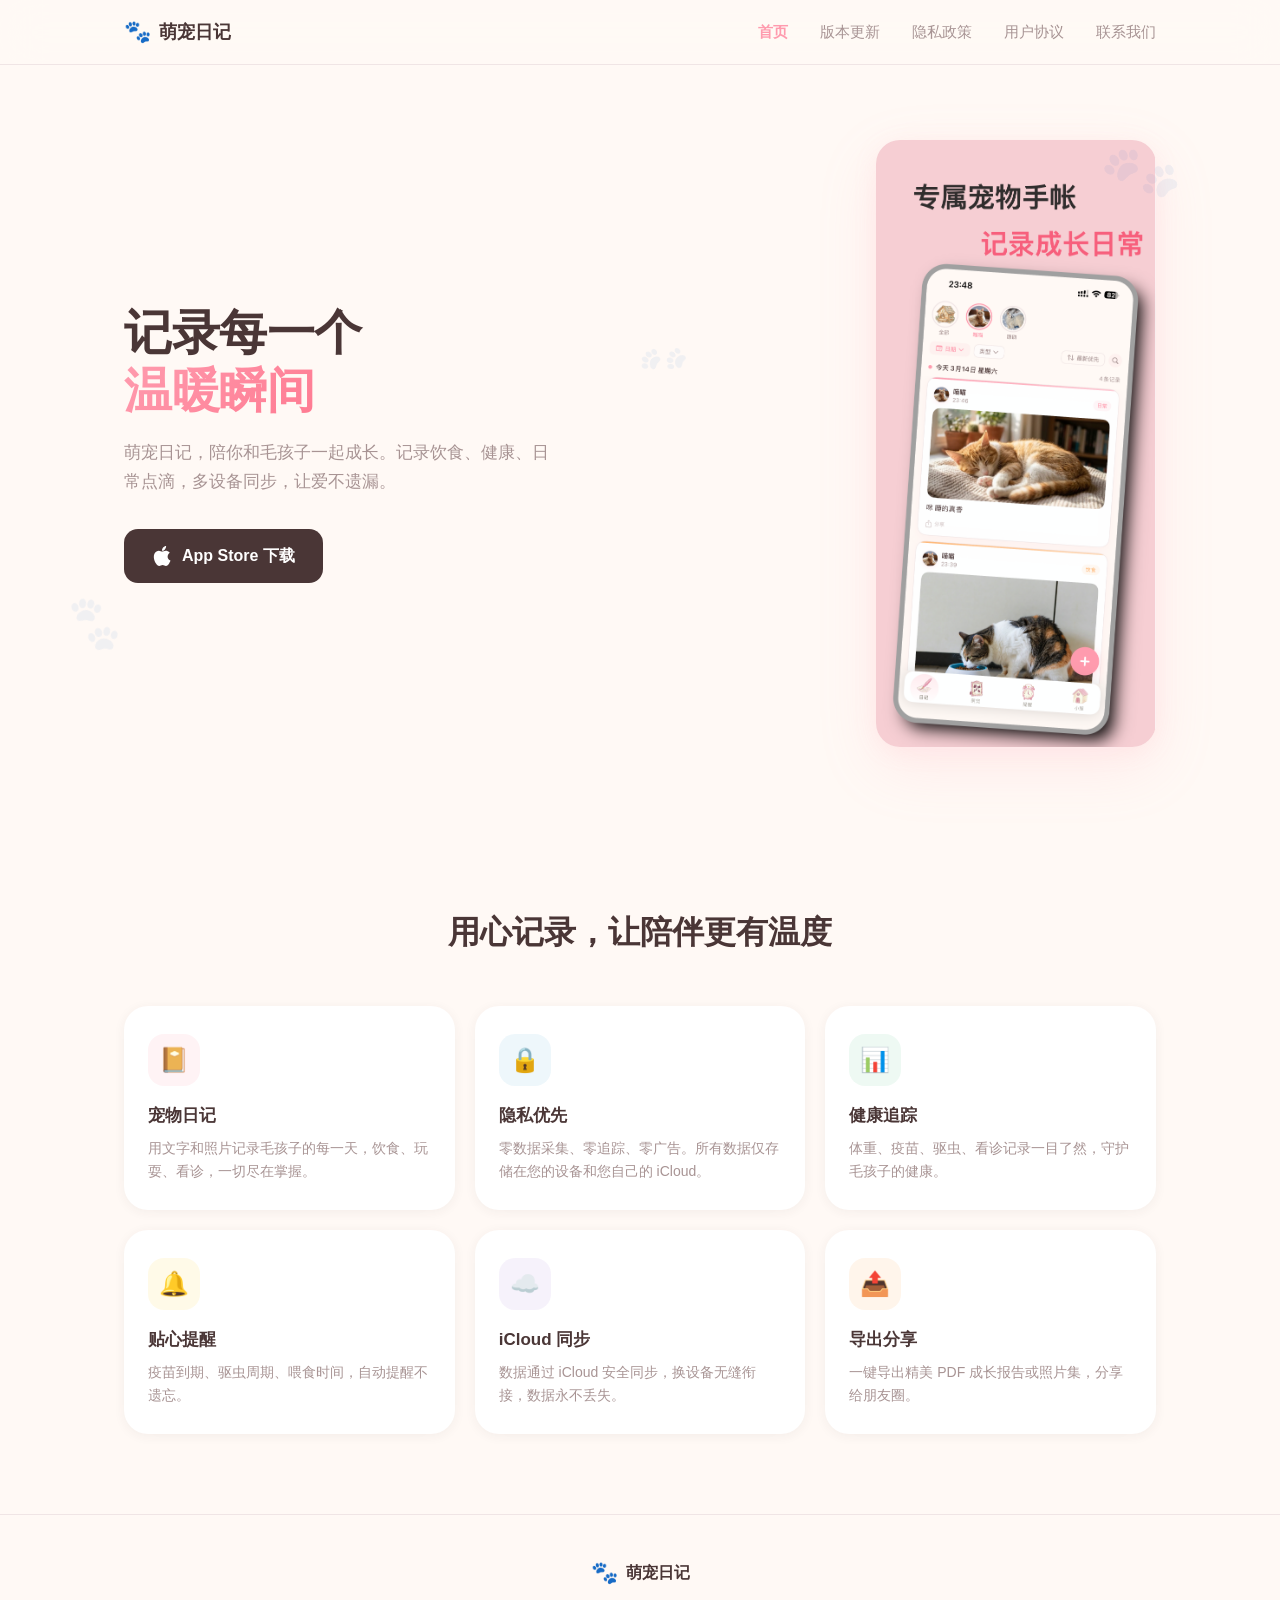
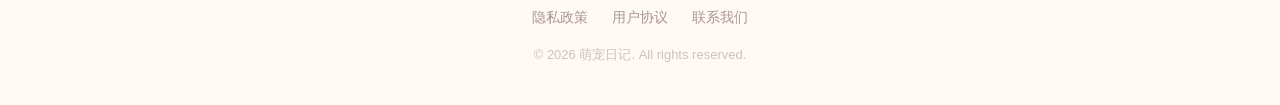
<file: index.html>
<!DOCTYPE html>
<html lang="zh-CN">
<head>
    <meta charset="UTF-8">
    <meta name="viewport" content="width=device-width, initial-scale=1.0">
    <title>萌宠日记 - 记录每一个温暖瞬间</title>
    <meta name="description" content="萌宠日记是一款温暖的宠物生活记录 App，帮你记录宠物的成长、健康和日常点滴。">
    <meta name="apple-itunes-app" content="app-id=6759037476">
    <link rel="stylesheet" href="style.css">
    <link rel="icon" type="image/svg+xml" href="favicon.svg">
</head>
<body>
    <nav class="nav">
        <div class="container nav-inner">
            <a href="index.html" class="nav-logo">
                <span class="logo-icon">🐾</span>
                <span class="logo-text">萌宠日记</span>
            </a>
            <div class="nav-links">
                <a href="index.html" class="active">首页</a>
                <a href="changelog.html">版本更新</a>
                <a href="privacy.html">隐私政策</a>
                <a href="terms.html">用户协议</a>
                <a href="contact.html">联系我们</a>
            </div>
            <button class="nav-toggle" aria-label="菜单">
                <span></span><span></span><span></span>
            </button>
        </div>
    </nav>

    <!-- Hero -->
    <section class="hero">
        <div class="container hero-inner">
            <div class="hero-content">
                <h1>记录每一个<br><span class="highlight">温暖瞬间</span></h1>
                <p class="hero-desc">萌宠日记，陪你和毛孩子一起成长。记录饮食、健康、日常点滴，多设备同步，让爱不遗漏。</p>
                <a href="https://apps.apple.com/app/id6759037476" class="btn-download" target="_blank" rel="noopener">
                    <svg width="20" height="24" viewBox="0 0 20 24" fill="currentColor"><path d="M15.6 12.7c0-2.6 2.1-3.8 2.2-3.9-1.2-1.8-3.1-2-3.7-2.1-1.6-.2-3.1.9-3.9.9s-2-.9-3.3-.9c-1.7 0-3.3 1-4.2 2.5-1.8 3.1-.5 7.7 1.3 10.2.9 1.2 1.9 2.6 3.3 2.6 1.3 0 1.8-.9 3.3-.9s2 .9 3.3.9c1.4 0 2.3-1.3 3.2-2.5 1-1.4 1.4-2.8 1.4-2.9-.1 0-2.9-1-2.9-4zM13 5.2c.7-.9 1.2-2.1 1.1-3.2-1 0-2.3.7-3 1.6-.7.8-1.2 2-1.1 3.2 1.2.1 2.3-.6 3-1.6z"/></svg>
                    App Store 下载
                </a>
            </div>
            <div class="hero-visual">
                <img src="screenshot.png" alt="萌宠日记 App 截图" class="hero-screenshot">
            </div>
        </div>
        <div class="hero-bg-decor">
            <div class="paw paw-1">🐾</div>
            <div class="paw paw-2">🐾</div>
            <div class="paw paw-3">🐾</div>
        </div>
    </section>

    <!-- 功能亮点 -->
    <section class="features">
        <div class="container">
            <h2 class="section-title">用心记录，让陪伴更有温度</h2>
            <div class="features-grid">
                <div class="feature-card">
                    <div class="feature-icon" style="background: rgba(255,155,174,0.12);">
                        <span>📔</span>
                    </div>
                    <h3>宠物日记</h3>
                    <p>用文字和照片记录毛孩子的每一天，饮食、玩耍、看诊，一切尽在掌握。</p>
                </div>
                <div class="feature-card">
                    <div class="feature-icon" style="background: rgba(168,216,234,0.2);">
                        <span>🔒</span>
                    </div>
                    <h3>隐私优先</h3>
                    <p>零数据采集、零追踪、零广告。所有数据仅存储在您的设备和您自己的 iCloud。</p>
                </div>
                <div class="feature-card">
                    <div class="feature-icon" style="background: rgba(141,215,176,0.15);">
                        <span>📊</span>
                    </div>
                    <h3>健康追踪</h3>
                    <p>体重、疫苗、驱虫、看诊记录一目了然，守护毛孩子的健康。</p>
                </div>
                <div class="feature-card">
                    <div class="feature-icon" style="background: rgba(255,217,102,0.15);">
                        <span>🔔</span>
                    </div>
                    <h3>贴心提醒</h3>
                    <p>疫苗到期、驱虫周期、喂食时间，自动提醒不遗忘。</p>
                </div>
                <div class="feature-card">
                    <div class="feature-icon" style="background: rgba(196,168,224,0.15);">
                        <span>☁️</span>
                    </div>
                    <h3>iCloud 同步</h3>
                    <p>数据通过 iCloud 安全同步，换设备无缝衔接，数据永不丢失。</p>
                </div>
                <div class="feature-card">
                    <div class="feature-icon" style="background: rgba(255,184,119,0.15);">
                        <span>📤</span>
                    </div>
                    <h3>导出分享</h3>
                    <p>一键导出精美 PDF 成长报告或照片集，分享给朋友圈。</p>
                </div>
            </div>
        </div>
    </section>

    <footer class="footer">
        <div class="container footer-inner">
            <div class="footer-brand">
                <span class="logo-icon">🐾</span>
                <span>萌宠日记</span>
            </div>
            <div class="footer-links">
                <a href="privacy.html">隐私政策</a>
                <a href="terms.html">用户协议</a>
                <a href="contact.html">联系我们</a>
            </div>
            <p class="footer-copy">&copy; 2026 萌宠日记. All rights reserved.</p>
        </div>
    </footer>

    <script src="script.js"></script>
</body>
</html>
</file>
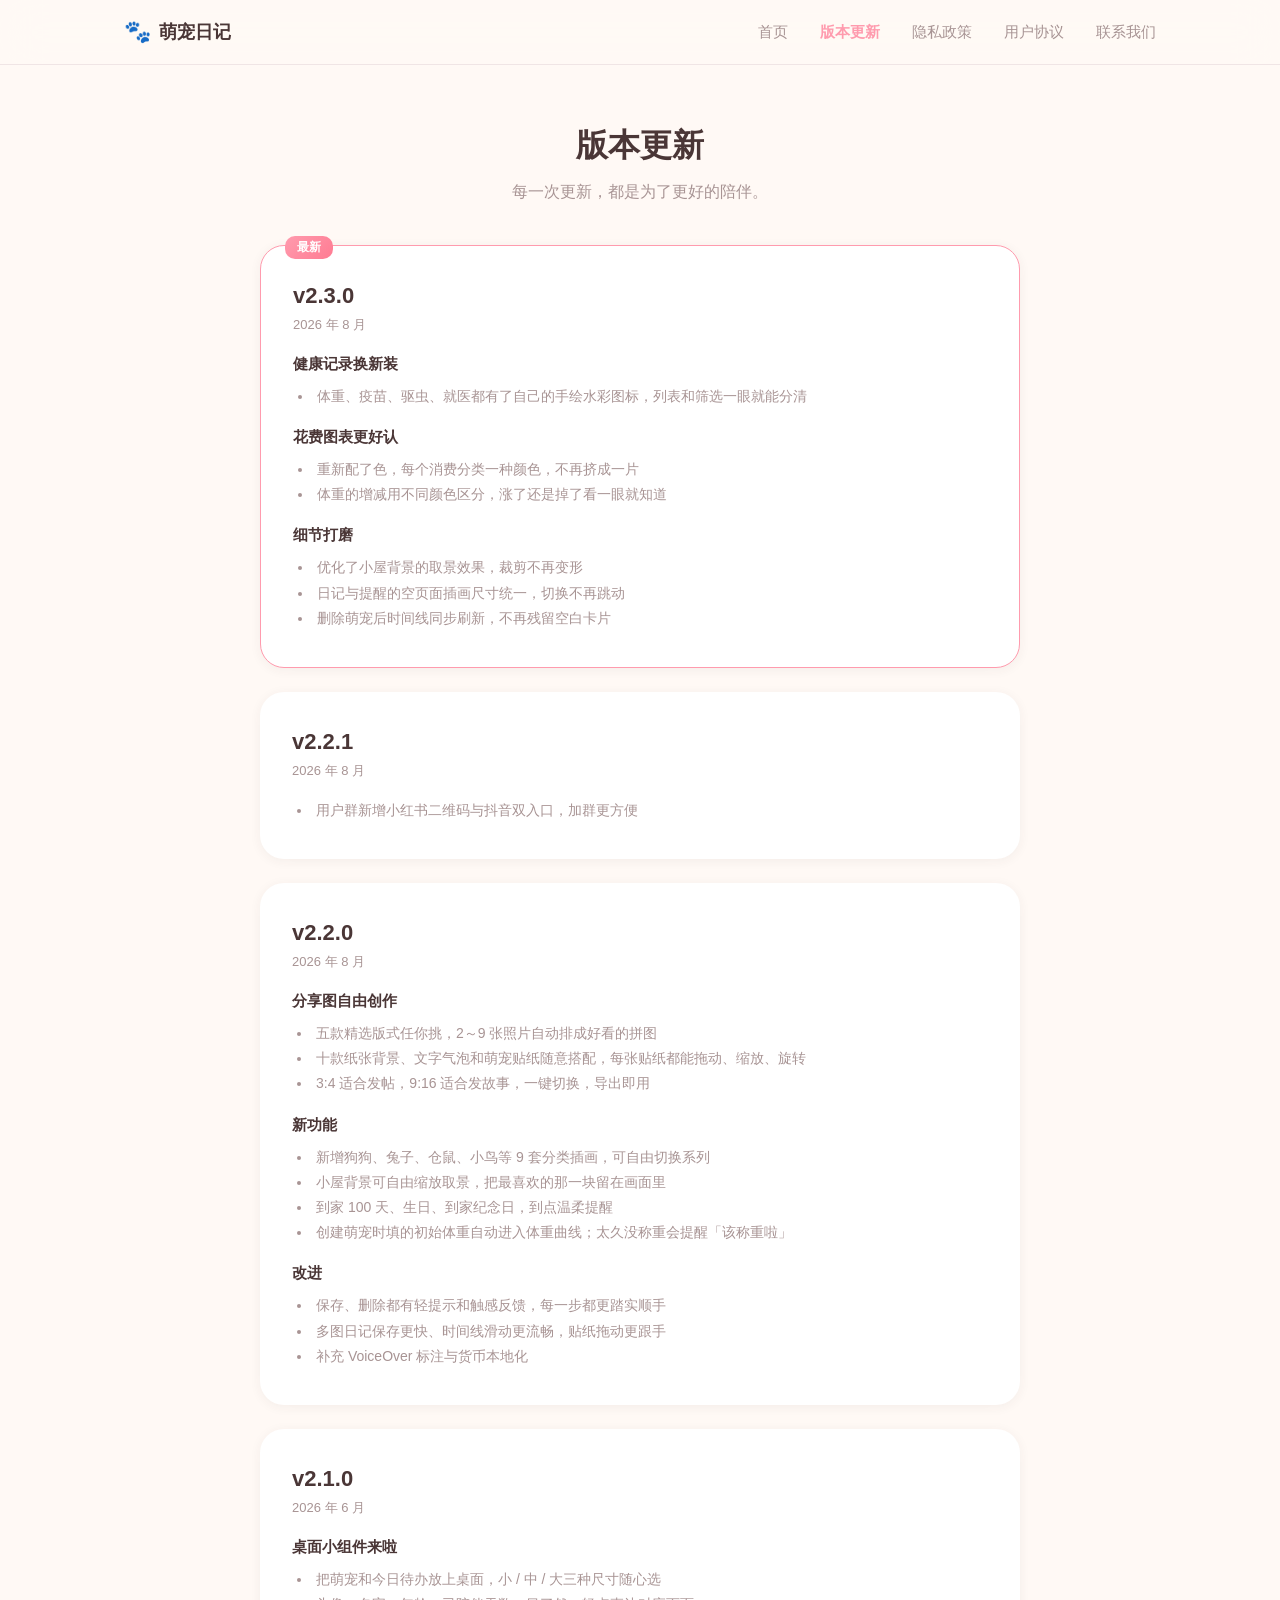
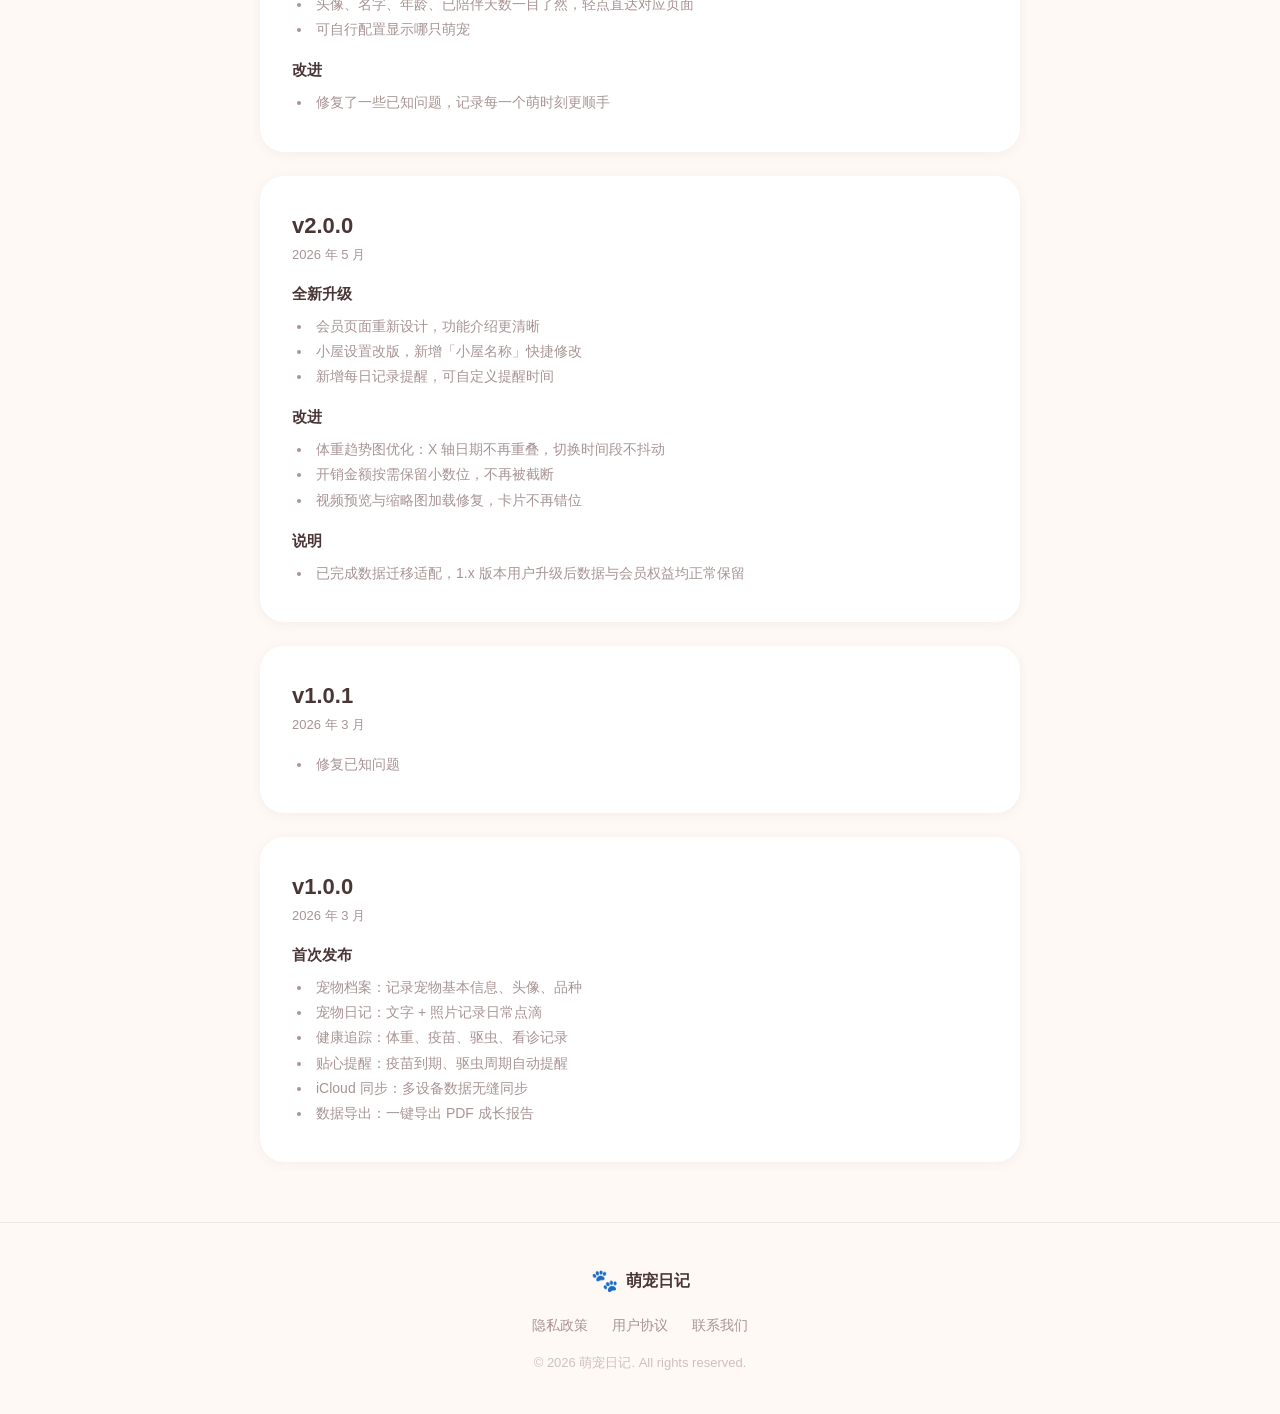
<file: changelog.html>
<!DOCTYPE html>
<html lang="zh-CN">
<head>
    <meta charset="UTF-8">
    <meta name="viewport" content="width=device-width, initial-scale=1.0">
    <title>版本更新 - 萌宠日记</title>
    <meta name="description" content="萌宠日记版本更新记录，了解每个版本的新功能和改进。">
    <link rel="stylesheet" href="style.css">
    <link rel="icon" type="image/svg+xml" href="favicon.svg">
</head>
<body>
    <nav class="nav">
        <div class="container nav-inner">
            <a href="index.html" class="nav-logo">
                <span class="logo-icon">🐾</span>
                <span class="logo-text">萌宠日记</span>
            </a>
            <div class="nav-links">
                <a href="index.html">首页</a>
                <a href="changelog.html" class="active">版本更新</a>
                <a href="privacy.html">隐私政策</a>
                <a href="terms.html">用户协议</a>
                <a href="contact.html">联系我们</a>
            </div>
            <button class="nav-toggle" aria-label="菜单">
                <span></span><span></span><span></span>
            </button>
        </div>
    </nav>

    <main class="page-main">
        <div class="container">
            <div class="page-header">
                <h1 class="page-title">版本更新</h1>
                <p class="page-subtitle">每一次更新，都是为了更好的陪伴。</p>
            </div>

            <div class="changelog">
                <!-- 后续版本往这里添加即可 -->
                <div class="changelog-item changelog-latest">
                    <div class="changelog-badge">最新</div>
                    <div class="changelog-version">v2.3.0</div>
                    <div class="changelog-date">2026 年 8 月</div>
                    <div class="changelog-body">
                        <h4>健康记录换新装</h4>
                        <ul>
                            <li>体重、疫苗、驱虫、就医都有了自己的手绘水彩图标，列表和筛选一眼就能分清</li>
                        </ul>
                        <h4>花费图表更好认</h4>
                        <ul>
                            <li>重新配了色，每个消费分类一种颜色，不再挤成一片</li>
                            <li>体重的增减用不同颜色区分，涨了还是掉了看一眼就知道</li>
                        </ul>
                        <h4>细节打磨</h4>
                        <ul>
                            <li>优化了小屋背景的取景效果，裁剪不再变形</li>
                            <li>日记与提醒的空页面插画尺寸统一，切换不再跳动</li>
                            <li>删除萌宠后时间线同步刷新，不再残留空白卡片</li>
                        </ul>
                    </div>
                </div>

                <div class="changelog-item">
                    <div class="changelog-version">v2.2.1</div>
                    <div class="changelog-date">2026 年 8 月</div>
                    <div class="changelog-body">
                        <ul>
                            <li>用户群新增小红书二维码与抖音双入口，加群更方便</li>
                        </ul>
                    </div>
                </div>

                <div class="changelog-item">
                    <div class="changelog-version">v2.2.0</div>
                    <div class="changelog-date">2026 年 8 月</div>
                    <div class="changelog-body">
                        <h4>分享图自由创作</h4>
                        <ul>
                            <li>五款精选版式任你挑，2～9 张照片自动排成好看的拼图</li>
                            <li>十款纸张背景、文字气泡和萌宠贴纸随意搭配，每张贴纸都能拖动、缩放、旋转</li>
                            <li>3:4 适合发帖，9:16 适合发故事，一键切换，导出即用</li>
                        </ul>
                        <h4>新功能</h4>
                        <ul>
                            <li>新增狗狗、兔子、仓鼠、小鸟等 9 套分类插画，可自由切换系列</li>
                            <li>小屋背景可自由缩放取景，把最喜欢的那一块留在画面里</li>
                            <li>到家 100 天、生日、到家纪念日，到点温柔提醒</li>
                            <li>创建萌宠时填的初始体重自动进入体重曲线；太久没称重会提醒「该称重啦」</li>
                        </ul>
                        <h4>改进</h4>
                        <ul>
                            <li>保存、删除都有轻提示和触感反馈，每一步都更踏实顺手</li>
                            <li>多图日记保存更快、时间线滑动更流畅，贴纸拖动更跟手</li>
                            <li>补充 VoiceOver 标注与货币本地化</li>
                        </ul>
                    </div>
                </div>

                <div class="changelog-item">
                    <div class="changelog-version">v2.1.0</div>
                    <div class="changelog-date">2026 年 6 月</div>
                    <div class="changelog-body">
                        <h4>桌面小组件来啦</h4>
                        <ul>
                            <li>把萌宠和今日待办放上桌面，小 / 中 / 大三种尺寸随心选</li>
                            <li>头像、名字、年龄、已陪伴天数一目了然，轻点直达对应页面</li>
                            <li>可自行配置显示哪只萌宠</li>
                        </ul>
                        <h4>改进</h4>
                        <ul>
                            <li>修复了一些已知问题，记录每一个萌时刻更顺手</li>
                        </ul>
                    </div>
                </div>

                <div class="changelog-item">
                    <div class="changelog-version">v2.0.0</div>
                    <div class="changelog-date">2026 年 5 月</div>
                    <div class="changelog-body">
                        <h4>全新升级</h4>
                        <ul>
                            <li>会员页面重新设计，功能介绍更清晰</li>
                            <li>小屋设置改版，新增「小屋名称」快捷修改</li>
                            <li>新增每日记录提醒，可自定义提醒时间</li>
                        </ul>
                        <h4>改进</h4>
                        <ul>
                            <li>体重趋势图优化：X 轴日期不再重叠，切换时间段不抖动</li>
                            <li>开销金额按需保留小数位，不再被截断</li>
                            <li>视频预览与缩略图加载修复，卡片不再错位</li>
                        </ul>
                        <h4>说明</h4>
                        <ul>
                            <li>已完成数据迁移适配，1.x 版本用户升级后数据与会员权益均正常保留</li>
                        </ul>
                    </div>
                </div>

                <div class="changelog-item">
                    <div class="changelog-version">v1.0.1</div>
                    <div class="changelog-date">2026 年 3 月</div>
                    <div class="changelog-body">
                        <ul>
                            <li>修复已知问题</li>
                        </ul>
                    </div>
                </div>

                <div class="changelog-item">
                    <div class="changelog-version">v1.0.0</div>
                    <div class="changelog-date">2026 年 3 月</div>
                    <div class="changelog-body">
                        <h4>首次发布</h4>
                        <ul>
                            <li>宠物档案：记录宠物基本信息、头像、品种</li>
                            <li>宠物日记：文字 + 照片记录日常点滴</li>
                            <li>健康追踪：体重、疫苗、驱虫、看诊记录</li>
                            <li>贴心提醒：疫苗到期、驱虫周期自动提醒</li>
                            <li>iCloud 同步：多设备数据无缝同步</li>
                            <li>数据导出：一键导出 PDF 成长报告</li>
                        </ul>
                    </div>
                </div>

                <!-- 模板：复制以下区块添加新版本
                <div class="changelog-item">
                    <div class="changelog-version">v1.1.0</div>
                    <div class="changelog-date">2026 年 X 月</div>
                    <div class="changelog-body">
                        <h4>新功能</h4>
                        <ul>
                            <li>功能描述</li>
                        </ul>
                        <h4>改进</h4>
                        <ul>
                            <li>改进描述</li>
                        </ul>
                        <h4>修复</h4>
                        <ul>
                            <li>修复描述</li>
                        </ul>
                    </div>
                </div>
                -->
            </div>
        </div>
    </main>

    <footer class="footer">
        <div class="container footer-inner">
            <div class="footer-brand">
                <span class="logo-icon">🐾</span>
                <span>萌宠日记</span>
            </div>
            <div class="footer-links">
                <a href="privacy.html">隐私政策</a>
                <a href="terms.html">用户协议</a>
                <a href="contact.html">联系我们</a>
            </div>
            <p class="footer-copy">&copy; 2026 萌宠日记. All rights reserved.</p>
        </div>
    </footer>

    <script src="script.js"></script>
</body>
</html>
</file>
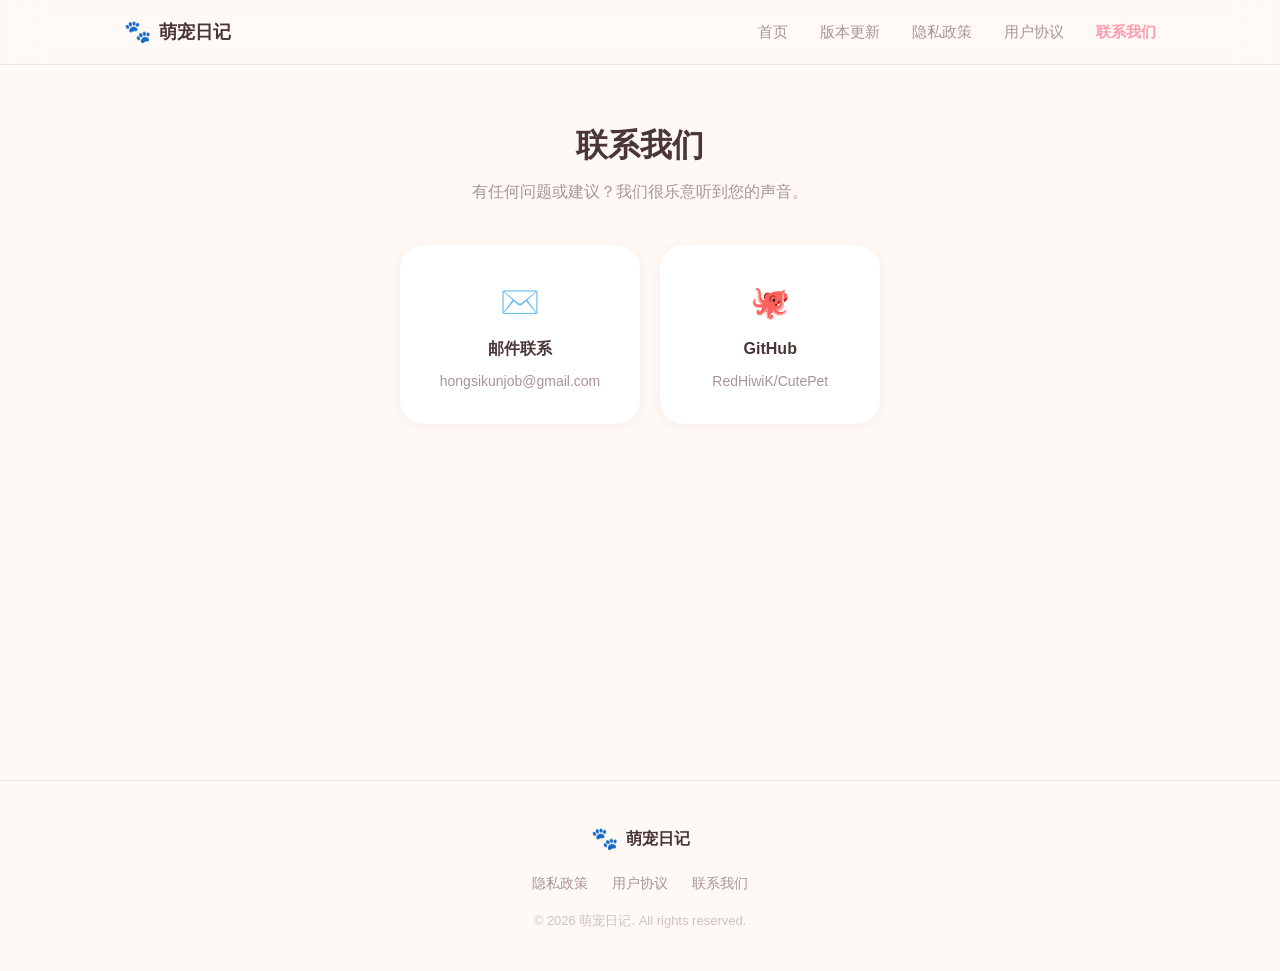
<file: contact.html>
<!DOCTYPE html>
<html lang="zh-CN">
<head>
    <meta charset="UTF-8">
    <meta name="viewport" content="width=device-width, initial-scale=1.0">
    <title>联系我们 - 萌宠日记</title>
    <meta name="description" content="联系萌宠日记团队，反馈问题或提出建议。">
    <link rel="stylesheet" href="style.css">
    <link rel="icon" type="image/svg+xml" href="favicon.svg">
</head>
<body>
    <nav class="nav">
        <div class="container nav-inner">
            <a href="index.html" class="nav-logo">
                <span class="logo-icon">🐾</span>
                <span class="logo-text">萌宠日记</span>
            </a>
            <div class="nav-links">
                <a href="index.html">首页</a>
                <a href="changelog.html">版本更新</a>
                <a href="privacy.html">隐私政策</a>
                <a href="terms.html">用户协议</a>
                <a href="contact.html" class="active">联系我们</a>
            </div>
            <button class="nav-toggle" aria-label="菜单">
                <span></span><span></span><span></span>
            </button>
        </div>
    </nav>

    <main class="page-main">
        <div class="container">
            <div class="page-header">
                <h1 class="page-title">联系我们</h1>
                <p class="page-subtitle">有任何问题或建议？我们很乐意听到您的声音。</p>
            </div>
            <div class="contact-cards">
                <a href="mailto:hongsikunjob@gmail.com" class="contact-card">
                    <span class="contact-icon">✉️</span>
                    <span class="contact-label">邮件联系</span>
                    <span class="contact-info">hongsikunjob@gmail.com</span>
                </a>
                <a href="https://github.com/RedHiwiK/CutePet" class="contact-card">
                    <span class="contact-icon">🐙</span>
                    <span class="contact-label">GitHub</span>
                    <span class="contact-info">RedHiwiK/CutePet</span>
                </a>
            </div>
        </div>
    </main>

    <footer class="footer">
        <div class="container footer-inner">
            <div class="footer-brand">
                <span class="logo-icon">🐾</span>
                <span>萌宠日记</span>
            </div>
            <div class="footer-links">
                <a href="privacy.html">隐私政策</a>
                <a href="terms.html">用户协议</a>
                <a href="contact.html">联系我们</a>
            </div>
            <p class="footer-copy">&copy; 2026 萌宠日记. All rights reserved.</p>
        </div>
    </footer>

    <script src="script.js"></script>
</body>
</html>
</file>
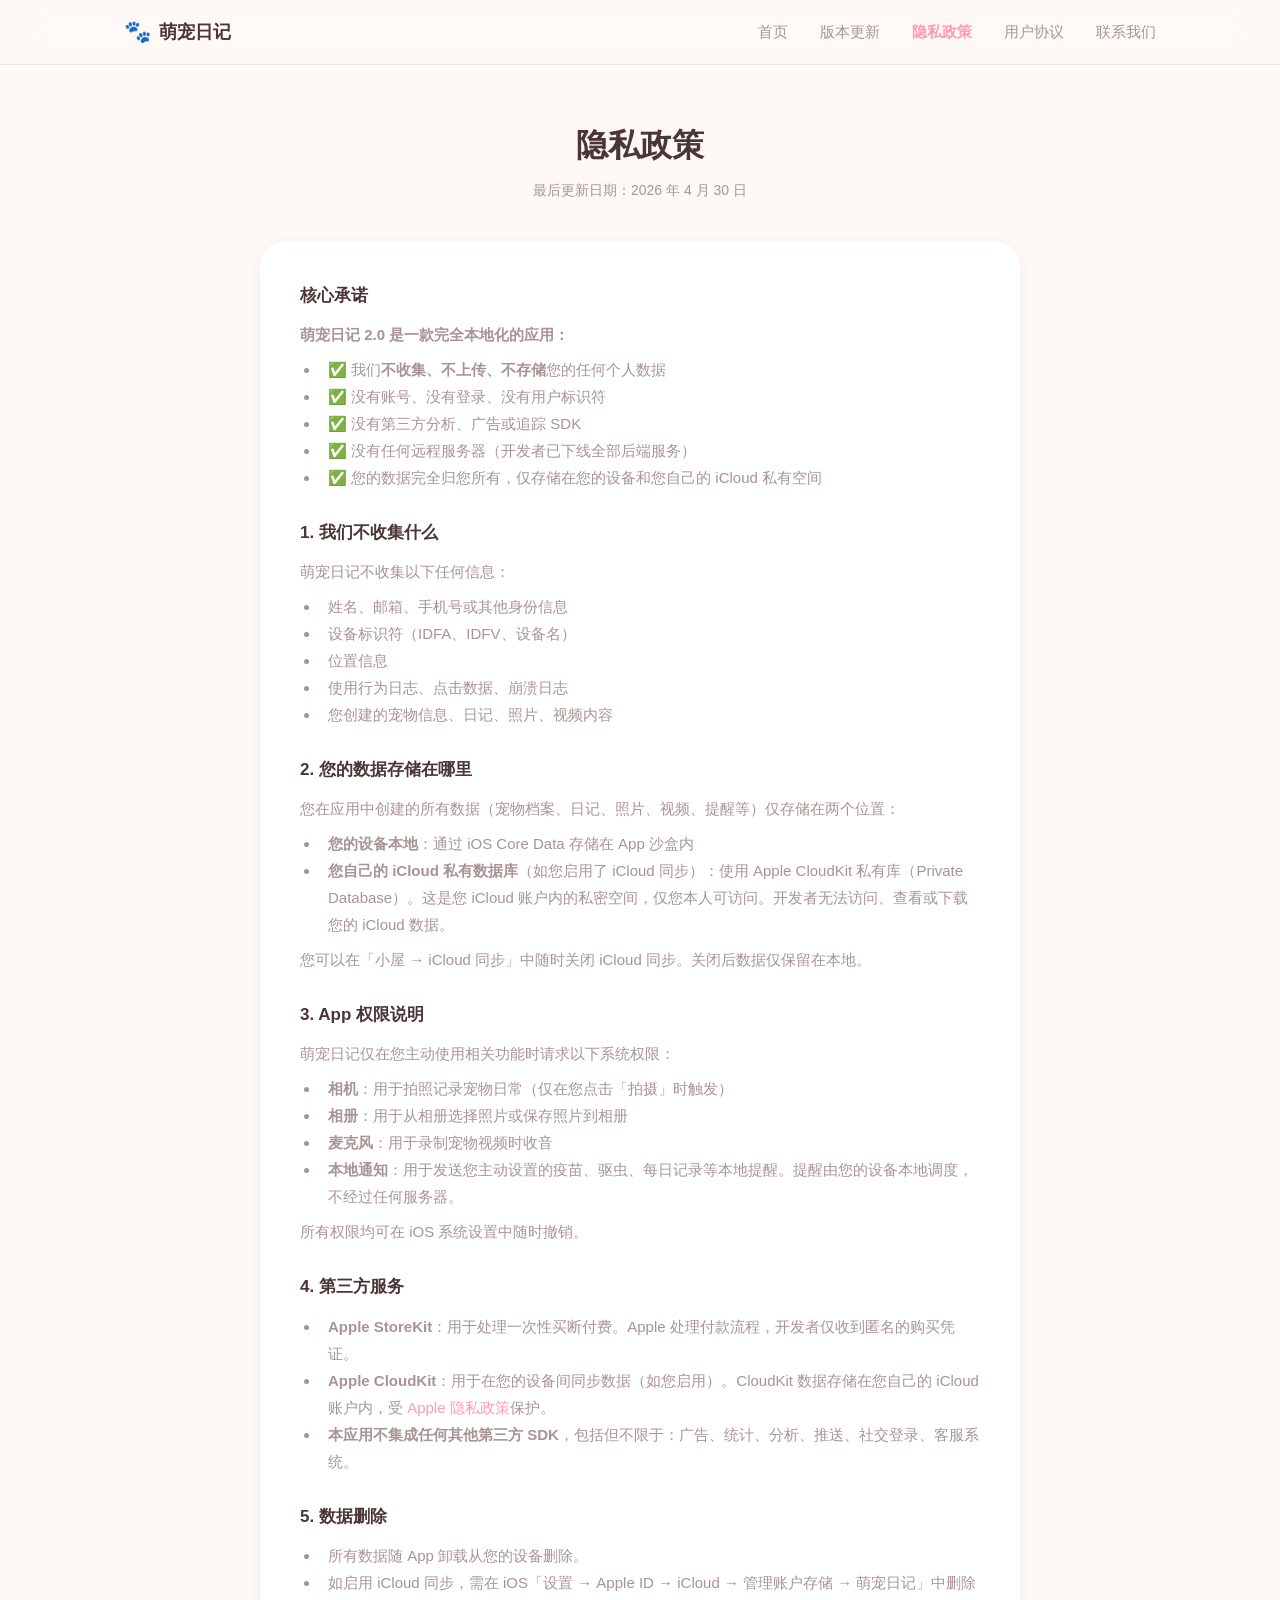
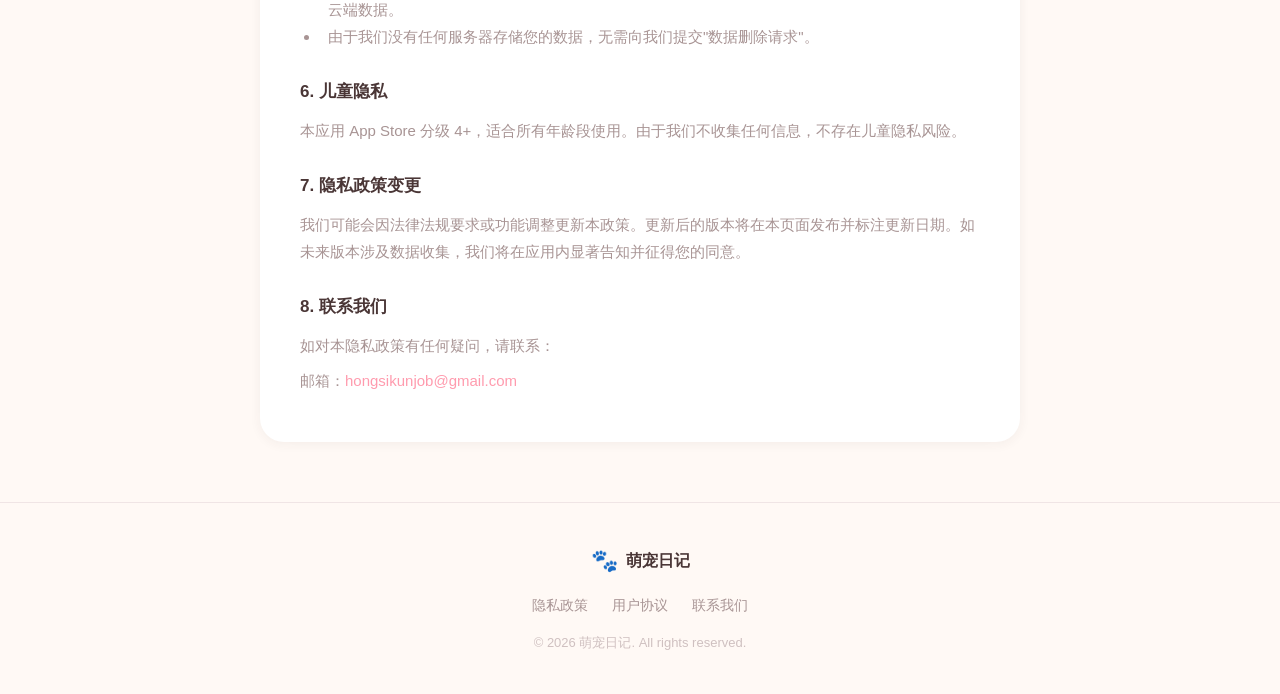
<file: privacy.html>
<!DOCTYPE html>
<html lang="zh-CN">
<head>
    <meta charset="UTF-8">
    <meta name="viewport" content="width=device-width, initial-scale=1.0">
    <title>隐私政策 - 萌宠日记</title>
    <meta name="description" content="萌宠日记隐私政策。本应用零数据收集，所有数据仅存储在您的设备和您自己的 iCloud。">
    <link rel="stylesheet" href="style.css">
    <link rel="icon" type="image/svg+xml" href="favicon.svg">
</head>
<body>
    <nav class="nav">
        <div class="container nav-inner">
            <a href="index.html" class="nav-logo">
                <span class="logo-icon">🐾</span>
                <span class="logo-text">萌宠日记</span>
            </a>
            <div class="nav-links">
                <a href="index.html">首页</a>
                <a href="changelog.html">版本更新</a>
                <a href="privacy.html" class="active">隐私政策</a>
                <a href="terms.html">用户协议</a>
                <a href="contact.html">联系我们</a>
            </div>
            <button class="nav-toggle" aria-label="菜单">
                <span></span><span></span><span></span>
            </button>
        </div>
    </nav>

    <main class="page-main">
        <div class="container">
            <div class="page-header">
                <h1 class="page-title">隐私政策</h1>
                <p class="page-updated">最后更新日期：2026 年 4 月 30 日</p>
            </div>
            <div class="legal-content">
                <h3>核心承诺</h3>
                <p><strong>萌宠日记 2.0 是一款完全本地化的应用：</strong></p>
                <ul>
                    <li>✅ 我们<strong>不收集、不上传、不存储</strong>您的任何个人数据</li>
                    <li>✅ 没有账号、没有登录、没有用户标识符</li>
                    <li>✅ 没有第三方分析、广告或追踪 SDK</li>
                    <li>✅ 没有任何远程服务器（开发者已下线全部后端服务）</li>
                    <li>✅ 您的数据完全归您所有，仅存储在您的设备和您自己的 iCloud 私有空间</li>
                </ul>

                <h3>1. 我们不收集什么</h3>
                <p>萌宠日记不收集以下任何信息：</p>
                <ul>
                    <li>姓名、邮箱、手机号或其他身份信息</li>
                    <li>设备标识符（IDFA、IDFV、设备名）</li>
                    <li>位置信息</li>
                    <li>使用行为日志、点击数据、崩溃日志</li>
                    <li>您创建的宠物信息、日记、照片、视频内容</li>
                </ul>

                <h3>2. 您的数据存储在哪里</h3>
                <p>您在应用中创建的所有数据（宠物档案、日记、照片、视频、提醒等）仅存储在两个位置：</p>
                <ul>
                    <li><strong>您的设备本地</strong>：通过 iOS Core Data 存储在 App 沙盒内</li>
                    <li><strong>您自己的 iCloud 私有数据库</strong>（如您启用了 iCloud 同步）：使用 Apple CloudKit 私有库（Private Database）。这是您 iCloud 账户内的私密空间，仅您本人可访问。开发者无法访问、查看或下载您的 iCloud 数据。</li>
                </ul>
                <p>您可以在「小屋 → iCloud 同步」中随时关闭 iCloud 同步。关闭后数据仅保留在本地。</p>

                <h3>3. App 权限说明</h3>
                <p>萌宠日记仅在您主动使用相关功能时请求以下系统权限：</p>
                <ul>
                    <li><strong>相机</strong>：用于拍照记录宠物日常（仅在您点击「拍摄」时触发）</li>
                    <li><strong>相册</strong>：用于从相册选择照片或保存照片到相册</li>
                    <li><strong>麦克风</strong>：用于录制宠物视频时收音</li>
                    <li><strong>本地通知</strong>：用于发送您主动设置的疫苗、驱虫、每日记录等本地提醒。提醒由您的设备本地调度，不经过任何服务器。</li>
                </ul>
                <p>所有权限均可在 iOS 系统设置中随时撤销。</p>

                <h3>4. 第三方服务</h3>
                <ul>
                    <li><strong>Apple StoreKit</strong>：用于处理一次性买断付费。Apple 处理付款流程，开发者仅收到匿名的购买凭证。</li>
                    <li><strong>Apple CloudKit</strong>：用于在您的设备间同步数据（如您启用）。CloudKit 数据存储在您自己的 iCloud 账户内，受 <a href="https://www.apple.com/legal/privacy/" target="_blank" rel="noopener">Apple 隐私政策</a>保护。</li>
                    <li><strong>本应用不集成任何其他第三方 SDK</strong>，包括但不限于：广告、统计、分析、推送、社交登录、客服系统。</li>
                </ul>

                <h3>5. 数据删除</h3>
                <ul>
                    <li>所有数据随 App 卸载从您的设备删除。</li>
                    <li>如启用 iCloud 同步，需在 iOS「设置 → Apple ID → iCloud → 管理账户存储 → 萌宠日记」中删除云端数据。</li>
                    <li>由于我们没有任何服务器存储您的数据，无需向我们提交"数据删除请求"。</li>
                </ul>

                <h3>6. 儿童隐私</h3>
                <p>本应用 App Store 分级 4+，适合所有年龄段使用。由于我们不收集任何信息，不存在儿童隐私风险。</p>

                <h3>7. 隐私政策变更</h3>
                <p>我们可能会因法律法规要求或功能调整更新本政策。更新后的版本将在本页面发布并标注更新日期。如未来版本涉及数据收集，我们将在应用内显著告知并征得您的同意。</p>

                <h3>8. 联系我们</h3>
                <p>如对本隐私政策有任何疑问，请联系：</p>
                <p>邮箱：<a href="mailto:hongsikunjob@gmail.com">hongsikunjob@gmail.com</a></p>
            </div>
        </div>
    </main>

    <footer class="footer">
        <div class="container footer-inner">
            <div class="footer-brand">
                <span class="logo-icon">🐾</span>
                <span>萌宠日记</span>
            </div>
            <div class="footer-links">
                <a href="privacy.html">隐私政策</a>
                <a href="terms.html">用户协议</a>
                <a href="contact.html">联系我们</a>
            </div>
            <p class="footer-copy">&copy; 2026 萌宠日记. All rights reserved.</p>
        </div>
    </footer>

    <script src="script.js"></script>
</body>
</html>
</file>
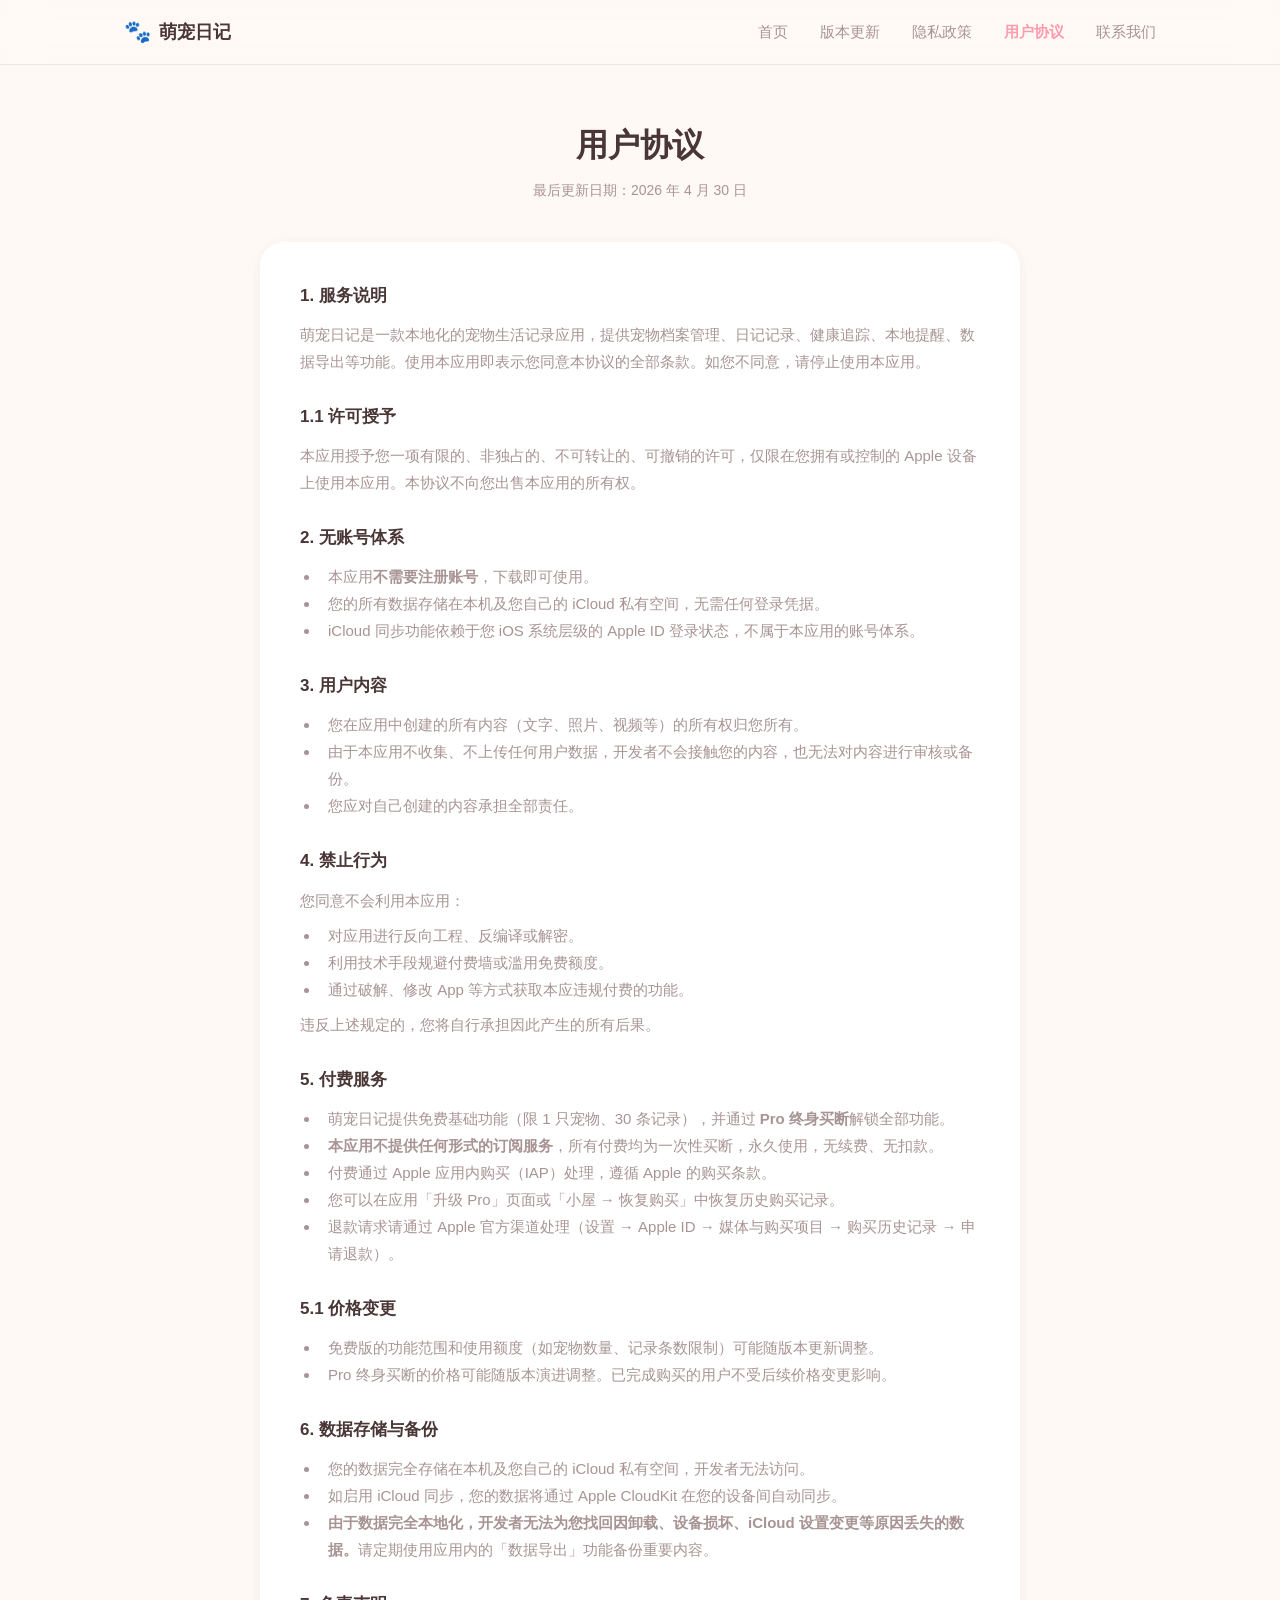
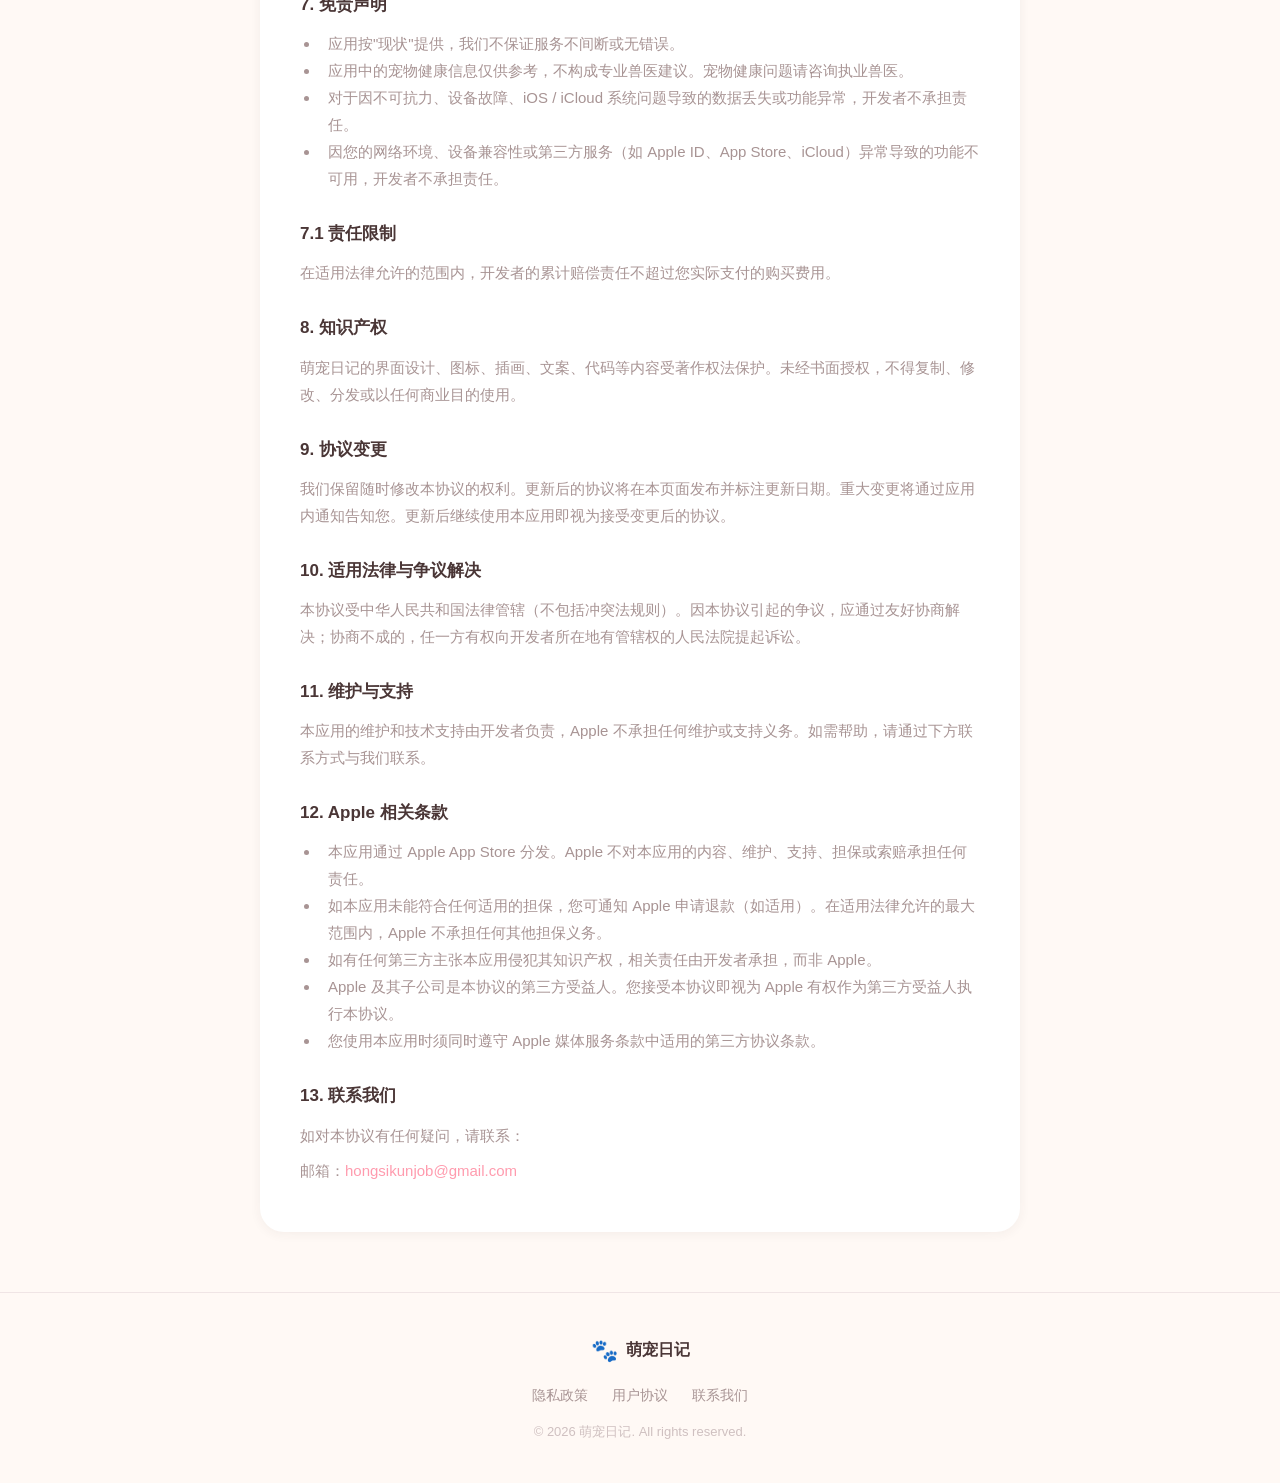
<file: terms.html>
<!DOCTYPE html>
<html lang="zh-CN">
<head>
    <meta charset="UTF-8">
    <meta name="viewport" content="width=device-width, initial-scale=1.0">
    <title>用户协议 - 萌宠日记</title>
    <meta name="description" content="萌宠日记用户服务协议。一次买断、无订阅、本地存储。">
    <link rel="stylesheet" href="style.css">
    <link rel="icon" type="image/svg+xml" href="favicon.svg">
</head>
<body>
    <nav class="nav">
        <div class="container nav-inner">
            <a href="index.html" class="nav-logo">
                <span class="logo-icon">🐾</span>
                <span class="logo-text">萌宠日记</span>
            </a>
            <div class="nav-links">
                <a href="index.html">首页</a>
                <a href="changelog.html">版本更新</a>
                <a href="privacy.html">隐私政策</a>
                <a href="terms.html" class="active">用户协议</a>
                <a href="contact.html">联系我们</a>
            </div>
            <button class="nav-toggle" aria-label="菜单">
                <span></span><span></span><span></span>
            </button>
        </div>
    </nav>

    <main class="page-main">
        <div class="container">
            <div class="page-header">
                <h1 class="page-title">用户协议</h1>
                <p class="page-updated">最后更新日期：2026 年 4 月 30 日</p>
            </div>
            <div class="legal-content">
                <h3>1. 服务说明</h3>
                <p>萌宠日记是一款本地化的宠物生活记录应用，提供宠物档案管理、日记记录、健康追踪、本地提醒、数据导出等功能。使用本应用即表示您同意本协议的全部条款。如您不同意，请停止使用本应用。</p>

                <h3>1.1 许可授予</h3>
                <p>本应用授予您一项有限的、非独占的、不可转让的、可撤销的许可，仅限在您拥有或控制的 Apple 设备上使用本应用。本协议不向您出售本应用的所有权。</p>

                <h3>2. 无账号体系</h3>
                <ul>
                    <li>本应用<strong>不需要注册账号</strong>，下载即可使用。</li>
                    <li>您的所有数据存储在本机及您自己的 iCloud 私有空间，无需任何登录凭据。</li>
                    <li>iCloud 同步功能依赖于您 iOS 系统层级的 Apple ID 登录状态，不属于本应用的账号体系。</li>
                </ul>

                <h3>3. 用户内容</h3>
                <ul>
                    <li>您在应用中创建的所有内容（文字、照片、视频等）的所有权归您所有。</li>
                    <li>由于本应用不收集、不上传任何用户数据，开发者不会接触您的内容，也无法对内容进行审核或备份。</li>
                    <li>您应对自己创建的内容承担全部责任。</li>
                </ul>

                <h3>4. 禁止行为</h3>
                <p>您同意不会利用本应用：</p>
                <ul>
                    <li>对应用进行反向工程、反编译或解密。</li>
                    <li>利用技术手段规避付费墙或滥用免费额度。</li>
                    <li>通过破解、修改 App 等方式获取本应违规付费的功能。</li>
                </ul>
                <p>违反上述规定的，您将自行承担因此产生的所有后果。</p>

                <h3>5. 付费服务</h3>
                <ul>
                    <li>萌宠日记提供免费基础功能（限 1 只宠物、30 条记录），并通过 <strong>Pro 终身买断</strong>解锁全部功能。</li>
                    <li><strong>本应用不提供任何形式的订阅服务</strong>，所有付费均为一次性买断，永久使用，无续费、无扣款。</li>
                    <li>付费通过 Apple 应用内购买（IAP）处理，遵循 Apple 的购买条款。</li>
                    <li>您可以在应用「升级 Pro」页面或「小屋 → 恢复购买」中恢复历史购买记录。</li>
                    <li>退款请求请通过 Apple 官方渠道处理（设置 → Apple ID → 媒体与购买项目 → 购买历史记录 → 申请退款）。</li>
                </ul>

                <h3>5.1 价格变更</h3>
                <ul>
                    <li>免费版的功能范围和使用额度（如宠物数量、记录条数限制）可能随版本更新调整。</li>
                    <li>Pro 终身买断的价格可能随版本演进调整。已完成购买的用户不受后续价格变更影响。</li>
                </ul>

                <h3>6. 数据存储与备份</h3>
                <ul>
                    <li>您的数据完全存储在本机及您自己的 iCloud 私有空间，开发者无法访问。</li>
                    <li>如启用 iCloud 同步，您的数据将通过 Apple CloudKit 在您的设备间自动同步。</li>
                    <li><strong>由于数据完全本地化，开发者无法为您找回因卸载、设备损坏、iCloud 设置变更等原因丢失的数据。</strong>请定期使用应用内的「数据导出」功能备份重要内容。</li>
                </ul>

                <h3>7. 免责声明</h3>
                <ul>
                    <li>应用按"现状"提供，我们不保证服务不间断或无错误。</li>
                    <li>应用中的宠物健康信息仅供参考，不构成专业兽医建议。宠物健康问题请咨询执业兽医。</li>
                    <li>对于因不可抗力、设备故障、iOS / iCloud 系统问题导致的数据丢失或功能异常，开发者不承担责任。</li>
                    <li>因您的网络环境、设备兼容性或第三方服务（如 Apple ID、App Store、iCloud）异常导致的功能不可用，开发者不承担责任。</li>
                </ul>

                <h3>7.1 责任限制</h3>
                <p>在适用法律允许的范围内，开发者的累计赔偿责任不超过您实际支付的购买费用。</p>

                <h3>8. 知识产权</h3>
                <p>萌宠日记的界面设计、图标、插画、文案、代码等内容受著作权法保护。未经书面授权，不得复制、修改、分发或以任何商业目的使用。</p>

                <h3>9. 协议变更</h3>
                <p>我们保留随时修改本协议的权利。更新后的协议将在本页面发布并标注更新日期。重大变更将通过应用内通知告知您。更新后继续使用本应用即视为接受变更后的协议。</p>

                <h3>10. 适用法律与争议解决</h3>
                <p>本协议受中华人民共和国法律管辖（不包括冲突法规则）。因本协议引起的争议，应通过友好协商解决；协商不成的，任一方有权向开发者所在地有管辖权的人民法院提起诉讼。</p>

                <h3>11. 维护与支持</h3>
                <p>本应用的维护和技术支持由开发者负责，Apple 不承担任何维护或支持义务。如需帮助，请通过下方联系方式与我们联系。</p>

                <h3>12. Apple 相关条款</h3>
                <ul>
                    <li>本应用通过 Apple App Store 分发。Apple 不对本应用的内容、维护、支持、担保或索赔承担任何责任。</li>
                    <li>如本应用未能符合任何适用的担保，您可通知 Apple 申请退款（如适用）。在适用法律允许的最大范围内，Apple 不承担任何其他担保义务。</li>
                    <li>如有任何第三方主张本应用侵犯其知识产权，相关责任由开发者承担，而非 Apple。</li>
                    <li>Apple 及其子公司是本协议的第三方受益人。您接受本协议即视为 Apple 有权作为第三方受益人执行本协议。</li>
                    <li>您使用本应用时须同时遵守 Apple 媒体服务条款中适用的第三方协议条款。</li>
                </ul>

                <h3>13. 联系我们</h3>
                <p>如对本协议有任何疑问，请联系：</p>
                <p>邮箱：<a href="mailto:hongsikunjob@gmail.com">hongsikunjob@gmail.com</a></p>
            </div>
        </div>
    </main>

    <footer class="footer">
        <div class="container footer-inner">
            <div class="footer-brand">
                <span class="logo-icon">🐾</span>
                <span>萌宠日记</span>
            </div>
            <div class="footer-links">
                <a href="privacy.html">隐私政策</a>
                <a href="terms.html">用户协议</a>
                <a href="contact.html">联系我们</a>
            </div>
            <p class="footer-copy">&copy; 2026 萌宠日记. All rights reserved.</p>
        </div>
    </footer>

    <script src="script.js"></script>
</body>
</html>
</file>
<file: style.css>
/* ===== Design Tokens (from CutePetDiary) ===== */
:root {
    --pet-primary: #FF9BAE;
    --pet-secondary: #FFD199;
    --pet-accent: #FFD966;
    --pet-warning: #FFB877;
    --pet-danger: #FF8A8A;
    --pet-heart: #FF7B92;
    --pet-success: #8DD7B0;
    --pet-bubble: #A8D8EA;
    --pet-play: #C4A8E0;
    --pet-paw-print: #FFB5C5;
    --pet-mint: #8DD7B0;

    --pet-text-primary: #4A3636;
    --pet-text-secondary: #A89494;
    --pet-text-placeholder: #CFC0C0;

    --pet-background: #FFF9F5;
    --pet-card-background: #FFFFFF;
    --pet-group-background: #FFFBFA;
    --pet-input-border: #EADCDC;
    --pet-divider: #F0E5E5;

    --radius-sm: 8px;
    --radius-md: 16px;
    --radius-lg: 24px;
    --radius-xl: 32px;

    --shadow-card: 0 4px 24px rgba(255, 155, 174, 0.1);
    --shadow-soft: 0 2px 12px rgba(74, 54, 54, 0.06);
}

/* ===== Reset & Base ===== */
*, *::before, *::after {
    margin: 0;
    padding: 0;
    box-sizing: border-box;
}

html {
    scroll-behavior: smooth;
    scroll-padding-top: 72px;
}

body {
    font-family: -apple-system, BlinkMacSystemFont, "SF Pro Display", "PingFang SC", "Helvetica Neue", sans-serif;
    color: var(--pet-text-primary);
    background: var(--pet-background);
    line-height: 1.6;
    -webkit-font-smoothing: antialiased;
}

.container {
    max-width: 1080px;
    margin: 0 auto;
    padding: 0 24px;
}

a {
    color: inherit;
    text-decoration: none;
}

ul {
    list-style: none;
}

/* ===== Nav ===== */
.nav {
    position: fixed;
    top: 0;
    left: 0;
    right: 0;
    z-index: 100;
    background: rgba(255, 249, 245, 0.85);
    backdrop-filter: blur(20px);
    -webkit-backdrop-filter: blur(20px);
    border-bottom: 1px solid var(--pet-divider);
}

.nav-inner {
    display: flex;
    align-items: center;
    justify-content: space-between;
    height: 64px;
}

.nav-logo {
    display: flex;
    align-items: center;
    gap: 8px;
    font-size: 18px;
    font-weight: 700;
}

.logo-icon {
    font-size: 22px;
}

.nav-links {
    display: flex;
    gap: 32px;
}

.nav-links a {
    font-size: 15px;
    color: var(--pet-text-secondary);
    transition: color 0.2s;
    font-weight: 500;
}

.nav-links a:hover,
.nav-links a.active {
    color: var(--pet-primary);
}

.nav-links a.active {
    font-weight: 600;
}

.nav-toggle {
    display: none;
    flex-direction: column;
    gap: 5px;
    background: none;
    border: none;
    cursor: pointer;
    padding: 4px;
}

.nav-toggle span {
    display: block;
    width: 22px;
    height: 2px;
    background: var(--pet-text-primary);
    border-radius: 2px;
    transition: transform 0.2s;
}

/* ===== Hero ===== */
.hero {
    position: relative;
    padding: 140px 0 80px;
    overflow: hidden;
}

.hero-inner {
    display: flex;
    align-items: center;
    gap: 60px;
}

.hero-content {
    flex: 1;
}

.hero-content h1 {
    font-size: 48px;
    font-weight: 800;
    line-height: 1.2;
    letter-spacing: -0.5px;
}

.highlight {
    background: linear-gradient(135deg, var(--pet-primary), var(--pet-heart));
    -webkit-background-clip: text;
    -webkit-text-fill-color: transparent;
    background-clip: text;
}

.hero-desc {
    margin-top: 20px;
    font-size: 17px;
    color: var(--pet-text-secondary);
    line-height: 1.7;
    max-width: 440px;
}

.btn-download {
    display: inline-flex;
    align-items: center;
    gap: 10px;
    margin-top: 32px;
    padding: 14px 28px;
    background: var(--pet-text-primary);
    color: #fff;
    border-radius: 14px;
    font-size: 16px;
    font-weight: 600;
    transition: transform 0.2s, box-shadow 0.2s;
}

.btn-download:hover {
    transform: translateY(-2px);
    box-shadow: 0 8px 24px rgba(74, 54, 54, 0.2);
}

.btn-download svg {
    flex-shrink: 0;
}

.hero-visual {
    flex: 0 0 280px;
    display: flex;
    justify-content: center;
}

.hero-screenshot {
    width: 100%;
    max-width: 280px;
    height: auto;
    border-radius: var(--radius-lg);
    box-shadow: var(--shadow-card), 0 20px 60px rgba(255, 155, 174, 0.15);
}

.hero-bg-decor {
    position: absolute;
    inset: 0;
    pointer-events: none;
    overflow: hidden;
}

.paw {
    position: absolute;
    font-size: 40px;
    opacity: 0.06;
}

.paw-1 { top: 15%; right: 8%; transform: rotate(-20deg); font-size: 60px; }
.paw-2 { bottom: 20%; left: 5%; transform: rotate(15deg); font-size: 48px; }
.paw-3 { top: 40%; left: 50%; transform: rotate(-45deg); font-size: 36px; }

/* ===== Features ===== */
.features {
    padding: 80px 0;
}

.section-title {
    text-align: center;
    font-size: 32px;
    font-weight: 700;
    margin-bottom: 48px;
}

.features-grid {
    display: grid;
    grid-template-columns: repeat(3, 1fr);
    gap: 20px;
}

.feature-card {
    background: var(--pet-card-background);
    border-radius: var(--radius-lg);
    padding: 28px 24px;
    box-shadow: var(--shadow-soft);
    transition: transform 0.2s, box-shadow 0.2s;
}

.feature-card:hover {
    transform: translateY(-4px);
    box-shadow: var(--shadow-card);
}

.feature-icon {
    width: 52px;
    height: 52px;
    border-radius: 16px;
    display: flex;
    align-items: center;
    justify-content: center;
    font-size: 24px;
    margin-bottom: 16px;
}

.feature-card h3 {
    font-size: 17px;
    font-weight: 600;
    margin-bottom: 8px;
}

.feature-card p {
    font-size: 14px;
    color: var(--pet-text-secondary);
    line-height: 1.6;
}

/* ===== Page Layout (sub pages) ===== */
.page-main {
    padding: 120px 0 60px;
    min-height: calc(100vh - 120px);
}

.page-header {
    text-align: center;
    margin-bottom: 40px;
}

.page-title {
    font-size: 32px;
    font-weight: 700;
}

.page-updated {
    color: var(--pet-text-secondary);
    font-size: 14px;
    margin-top: 8px;
}

.page-subtitle {
    color: var(--pet-text-secondary);
    font-size: 16px;
    margin-top: 8px;
}

/* ===== Legal (Privacy & Terms) ===== */

.legal-content {
    background: var(--pet-card-background);
    border-radius: var(--radius-lg);
    padding: 40px;
    box-shadow: var(--shadow-soft);
    max-width: 760px;
    margin: 0 auto;
}

.legal-content h3 {
    font-size: 17px;
    font-weight: 600;
    margin-top: 28px;
    margin-bottom: 12px;
    color: var(--pet-text-primary);
}

.legal-content h3:first-child {
    margin-top: 0;
}

.legal-content p {
    font-size: 15px;
    color: var(--pet-text-secondary);
    line-height: 1.8;
    margin-bottom: 8px;
}

.legal-content ul {
    margin-bottom: 8px;
    padding-left: 20px;
}

.legal-content li {
    font-size: 15px;
    color: var(--pet-text-secondary);
    line-height: 1.8;
    position: relative;
    padding-left: 8px;
    list-style: disc;
}

.legal-content a {
    color: var(--pet-primary);
    font-weight: 500;
    transition: opacity 0.2s;
}

.legal-content a:hover {
    opacity: 0.8;
}

/* ===== Changelog ===== */
.changelog {
    max-width: 760px;
    margin: 0 auto;
    display: flex;
    flex-direction: column;
    gap: 24px;
}

.changelog-item {
    background: var(--pet-card-background);
    border-radius: var(--radius-lg);
    padding: 32px;
    box-shadow: var(--shadow-soft);
    position: relative;
}

.changelog-latest {
    border: 1.5px solid var(--pet-primary);
}

.changelog-badge {
    position: absolute;
    top: -10px;
    left: 24px;
    background: linear-gradient(135deg, var(--pet-primary), var(--pet-heart));
    color: #fff;
    font-size: 12px;
    font-weight: 600;
    padding: 2px 12px;
    border-radius: 10px;
}

.changelog-version {
    font-size: 22px;
    font-weight: 700;
    color: var(--pet-text-primary);
}

.changelog-date {
    font-size: 13px;
    color: var(--pet-text-secondary);
    margin-top: 2px;
    margin-bottom: 16px;
}

.changelog-body h4 {
    font-size: 15px;
    font-weight: 600;
    color: var(--pet-text-primary);
    margin-bottom: 8px;
    margin-top: 16px;
}

.changelog-body h4:first-child {
    margin-top: 0;
}

.changelog-body ul {
    padding-left: 20px;
    margin-bottom: 4px;
}

.changelog-body li {
    font-size: 14px;
    color: var(--pet-text-secondary);
    line-height: 1.8;
    list-style: disc;
    padding-left: 4px;
}

/* ===== Contact ===== */
.contact {
    padding: 80px 0;
}

.contact-desc {
    text-align: center;
    color: var(--pet-text-secondary);
    font-size: 16px;
    margin-top: -36px;
    margin-bottom: 40px;
}

.contact-cards {
    display: flex;
    gap: 20px;
    justify-content: center;
    flex-wrap: wrap;
}

.contact-card {
    display: flex;
    flex-direction: column;
    align-items: center;
    gap: 8px;
    background: var(--pet-card-background);
    border-radius: var(--radius-lg);
    padding: 32px 40px;
    box-shadow: var(--shadow-soft);
    min-width: 220px;
    transition: transform 0.2s, box-shadow 0.2s;
}

.contact-card:hover {
    transform: translateY(-4px);
    box-shadow: var(--shadow-card);
}

.contact-icon {
    font-size: 32px;
}

.contact-label {
    font-size: 16px;
    font-weight: 600;
}

.contact-info {
    font-size: 14px;
    color: var(--pet-text-secondary);
}

/* ===== Footer ===== */
.footer {
    padding: 40px 0;
    border-top: 1px solid var(--pet-divider);
}

.footer-inner {
    display: flex;
    flex-direction: column;
    align-items: center;
    gap: 16px;
}

.footer-brand {
    display: flex;
    align-items: center;
    gap: 8px;
    font-size: 16px;
    font-weight: 600;
}

.footer-links {
    display: flex;
    gap: 24px;
}

.footer-links a {
    font-size: 14px;
    color: var(--pet-text-secondary);
    transition: color 0.2s;
}

.footer-links a:hover {
    color: var(--pet-primary);
}

.footer-copy {
    font-size: 13px;
    color: var(--pet-text-placeholder);
}

/* ===== Responsive ===== */
@media (max-width: 768px) {
    .nav-links {
        display: none;
        position: absolute;
        top: 64px;
        left: 0;
        right: 0;
        flex-direction: column;
        background: rgba(255, 249, 245, 0.95);
        backdrop-filter: blur(20px);
        -webkit-backdrop-filter: blur(20px);
        padding: 16px 24px;
        gap: 4px;
        border-bottom: 1px solid var(--pet-divider);
    }

    .nav-links.open {
        display: flex;
    }

    .nav-links a {
        padding: 12px 0;
    }

    .nav-toggle {
        display: flex;
    }

    .hero {
        padding: 110px 0 60px;
    }

    .hero-inner {
        flex-direction: column;
        gap: 40px;
        text-align: center;
    }

    .hero-content h1 {
        font-size: 34px;
    }

    .hero-desc {
        margin-left: auto;
        margin-right: auto;
    }

    .hero-visual {
        flex: none;
    }

    .hero-screenshot {
        max-width: 240px;
    }

    .features-grid {
        grid-template-columns: 1fr;
        gap: 16px;
    }

    .section-title {
        font-size: 26px;
    }

    .legal-content {
        padding: 24px 20px;
    }

    .contact-cards {
        flex-direction: column;
        align-items: center;
    }
}

@media (max-width: 480px) {
    .hero-content h1 {
        font-size: 28px;
    }
}
</file>
